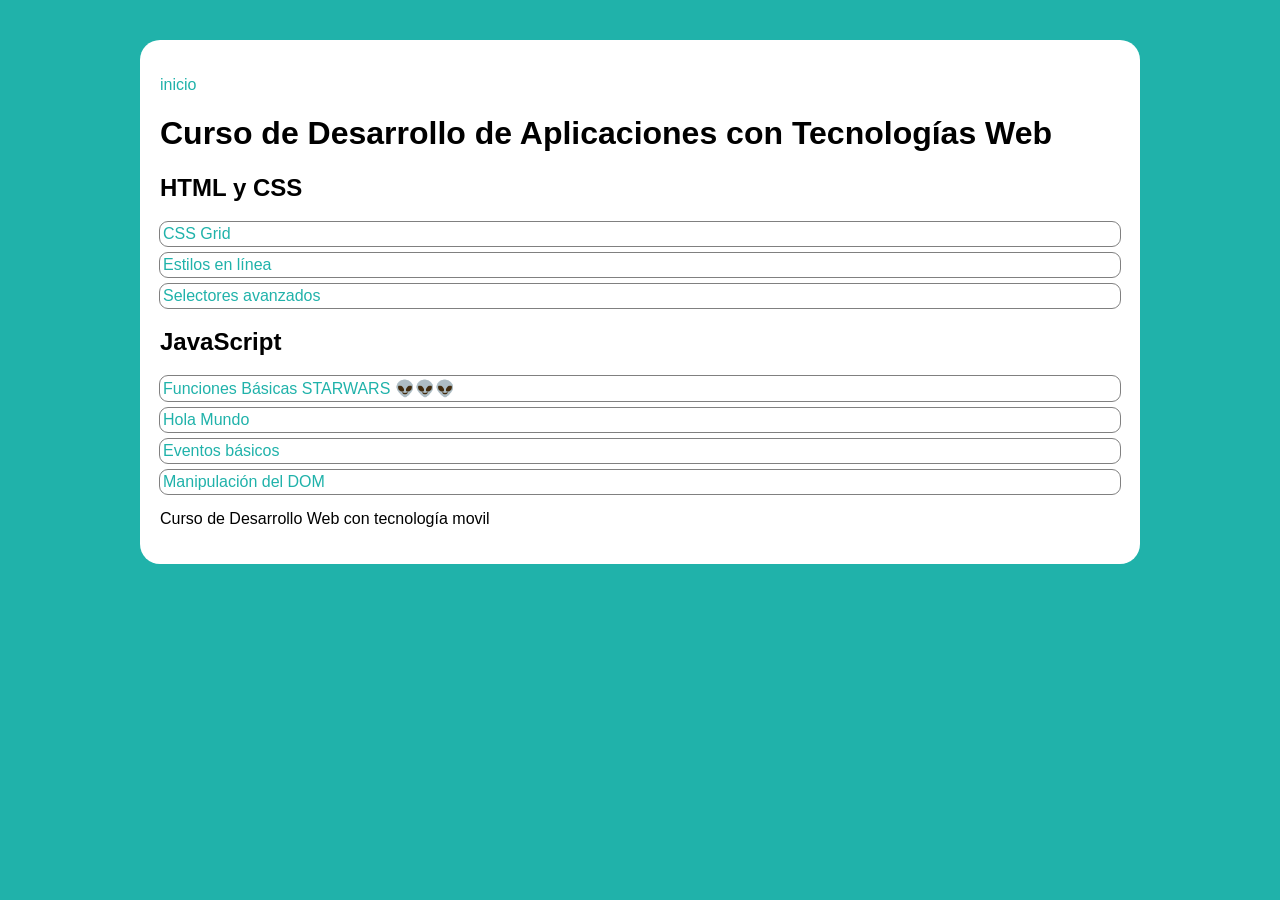
<file: index.html>
<!DOCTYPE html>
<html lang="es">

<head>
    <meta charset="UTF-8">
    <meta name="viewport" content="width=device-width, initial-scale=1.0">
    <title>Inicio Curso</title>
    <style>
        :root {
            --c1: lightseagreen;
            --ff: sans-serif;
        }

        html {
            padding: 10px;
            background-color: var(--c1);
        }

        body {
            font-family: var(--ff);
            max-width: 960px;
            margin: 30px auto;
            background: white;
            border-radius: 20px;
            padding: 20px;
        }

        ul {
            list-style: none;
            padding-left: 0;
        }

        ul#miLista li {
            outline: solid 1px grey;
            border-radius: 8px;
            padding: 3px;
            margin-bottom: 7px;
            ;
        }

        a {
            text-decoration: none;
            color: var(--c1)
        }
    </style>
</head>

<body>
    <header>
        <nav>
            <ul>
                <li><a href="#">inicio</a></li>
            </ul>
        </nav>
    </header>
    <main>
        <h1>Curso de Desarrollo de Aplicaciones con Tecnologías Web</h1>
        <ul id="miLista"></ul>
    </main>
    <footer>
        <p>Curso de Desarrollo Web con tecnología movil</p>
    </footer>

    <script>
        // Función para cargar el JSON externo y crear la lista
        async function loadFileList() {
            try {
                const response = await fetch('data.json'); // Carga el archivo JSON
                if (!response.ok) throw new Error('Error al cargar el archivo JSON');

                const files = await response.json(); // Convierte la respuesta en JSON
                let miHTML = ''; // Variable para construir el HTML

                // Crear la estructura del HTML como una cadena
                for (const [category, items] of Object.entries(files)) {
                    miHTML += `<h2>${category}</h2>`;
                    items.forEach(file => {
                        miHTML += `<li><a href="${file.path}" target="_blank">${file.name}</a></li>`;
                    });
                    miHTML += `</ul></li>`;
                }

                // Insertar el HTML generado en el contenedor
                document.getElementById('miLista').innerHTML = miHTML;
            } catch (error) {
                console.error('Error:', error.message);
            }
        }

        // Llamar a la función para cargar y mostrar la lista
        loadFileList();
    </script>

</body>

</html>
</file>
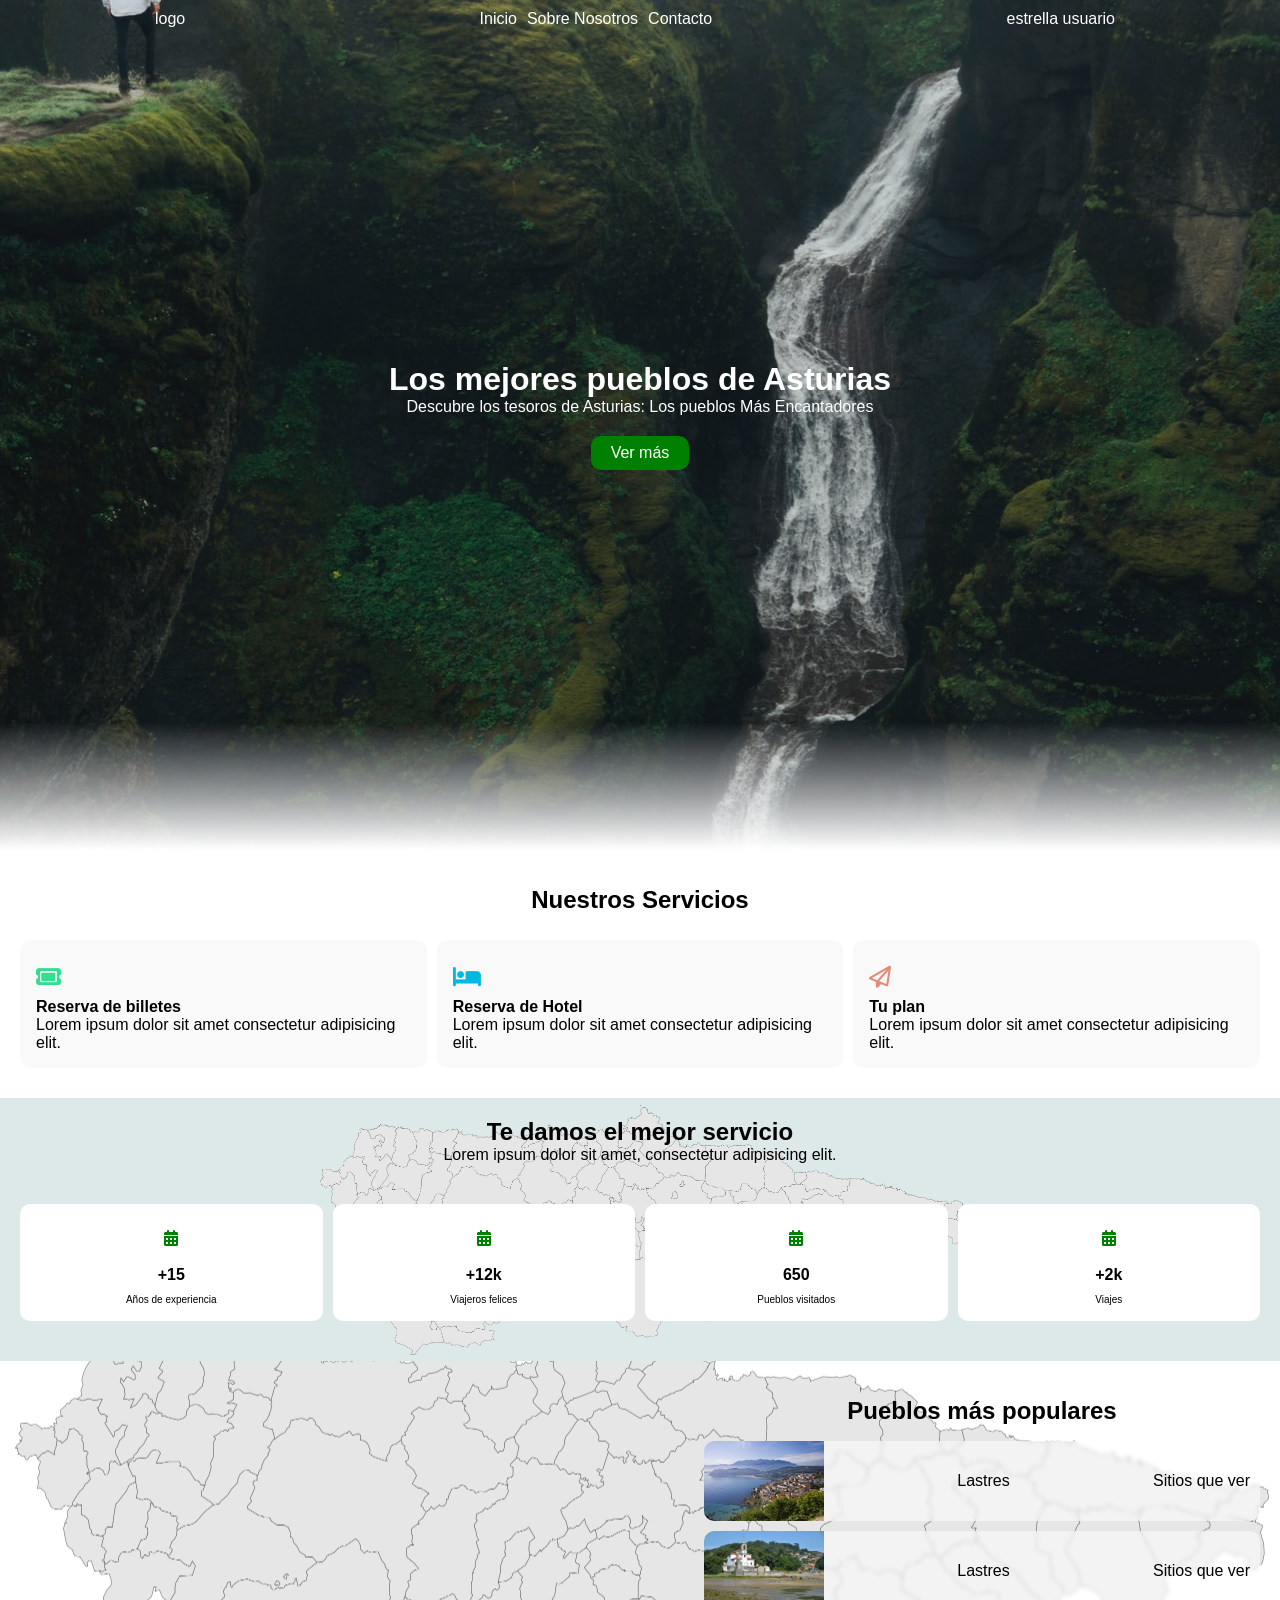
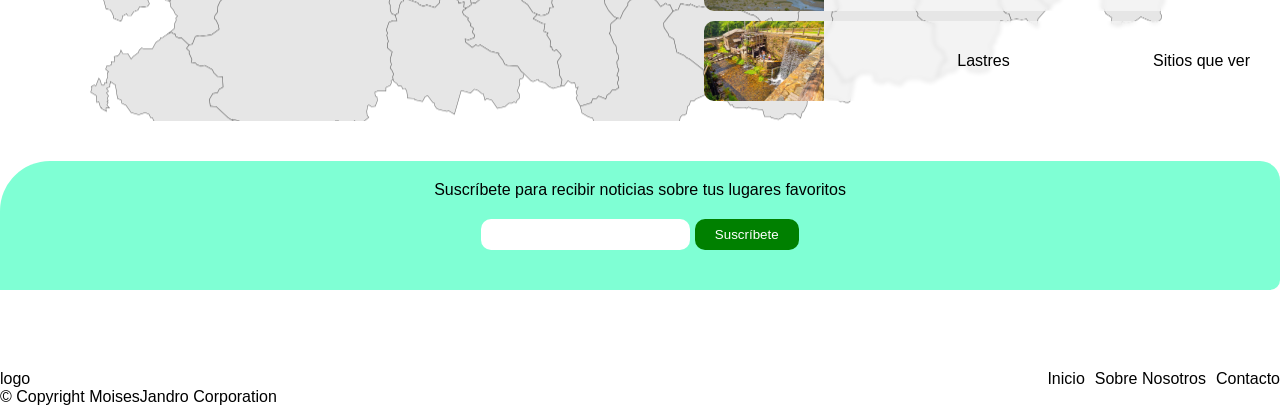
<file: asturgo/index.html>
<!DOCTYPE html>
<html lang="es">

<head>
    <meta charset="UTF-8">
    <meta name="viewport" content="width=º, initial-scale=1.0">
    <title>Asturgo</title>
    <link rel="stylesheet" href="https://cdnjs.cloudflare.com/ajax/libs/font-awesome/6.7.2/css/all.min.css">
    <link rel="stylesheet" href="style.css">
</head>

<body>

    <header class="flex mecagontodo">
        <div class="logo">
            <a href="#">logo</a>
        </div>
        <nav>
            <ul class="menu menutop">
                <li><a href="#">Inicio</a></li>
                <li><a href="#">Sobre Nosotros</a></li>
                <li><a href="#">Contacto</a></li>
            </ul>
        </nav>
        <div class="user">
            <a href="#">estrella</a>
            <a href="#">usuario</a>
        </div>
    </header>

    <main>

        <section id="destacado">
            <h1>Los mejores pueblos de Asturias</h1>
            <h2>Descubre los tesoros de Asturias: Los pueblos Más Encantadores</h2>
            <a href="" class="btn">Ver más</a>
        </section><!-- fin de destacado -->


        <section id="servicios">
            <h2>Nuestros Servicios</h2>

            <ul class="flex">
                <li class="card billetes">
                    <i class="fa-solid fa-ticket"></i>
                    <h4>Reserva de billetes</h4>
                    <p>Lorem ipsum dolor sit amet consectetur adipisicing elit.</p>
                </li>

                <li class="card hotel">
                    <i class="fa-solid fa-bed"></i>
                    <h4>Reserva de Hotel</h4>
                    <p>Lorem ipsum dolor sit amet consectetur adipisicing elit.</p>
                </li>

                <li class="card plan">
                    <i class="fa-regular fa-paper-plane"></i>
                    <h4>Tu plan</h4>
                    <p>Lorem ipsum dolor sit amet consectetur adipisicing elit.</p>
                </li>
            </ul>

        </section><!-- fin de servicios -->


        <section id="mapa">

            <h2>Te damos el mejor servicio</h2>
            <p>Lorem ipsum dolor sit amet, consectetur adipisicing elit.</p>

            <ul class="flex">
                <li class="card">
                    <i class="fa-solid fa-calendar-days"></i>
                    <span>+15</span>
                    <p>Años de experiencia</p>
                </li>

                <li class="card">
                    <i class="fa-solid fa-calendar-days"></i>
                    <span>+12k</span>
                    <p>Viajeros felices</p>
                </li>

                <li class="card">
                    <i class="fa-solid fa-calendar-days"></i>
                    <span>650</span>
                    <p>Pueblos visitados</p>
                </li>

                <li class="card">
                    <i class="fa-solid fa-calendar-days"></i>
                    <span>+2k</span>
                    <p>Viajes</p>
                </li>
            </ul>
        </section><!-- fin de mapa -->


        <section id="pueblos">
            <h2>Pueblos más populares</h2>

            <ul class="flex">
                <li class="card">
                    <img src="img/lastres.png" alt="">
                    <p class="lugar">Lastres</p>
                    <p>Sitios que ver</p>
                </li>

                <li class="card">
                    <img src="img/llanes.png" alt="">
                    <p class="lugar">Lastres</p>
                    <p>Sitios que ver</p>
                </li>

                <li class="card">
                    <img src="img/osteixois.png" alt="">
                    <p class="lugar">Lastres</p>
                    <p>Sitios que ver</p>
                </li>
            </ul>

        </section>


        <section id="reservas">

        </section><!-- fin de reservas -->


        <section id="newsletter">
            <p>Suscríbete para recibir noticias sobre tus lugares favoritos </p>
            <form action="">
                <input type="email" name="email" id="email">
                <input type="submit" value="Suscríbete" class="btn">
            </form>
        </section><!-- fin de newsletter -->

    </main>


    <footer>
        <div class="contenido flex">
            <div class="logo">
                <a href="#">logo</a>
            </div>
            <nav>
                <ul class="menu menutop">
                    <li><a href="#">Inicio</a></li>
                    <li><a href="#">Sobre Nosotros</a></li>
                    <li><a href="#">Contacto</a></li>
                </ul>
            </nav>
        </div>
        <p>&copy; Copyright MoisesJandro Corporation</p>
    </footer>

</body>

</html>
</file>
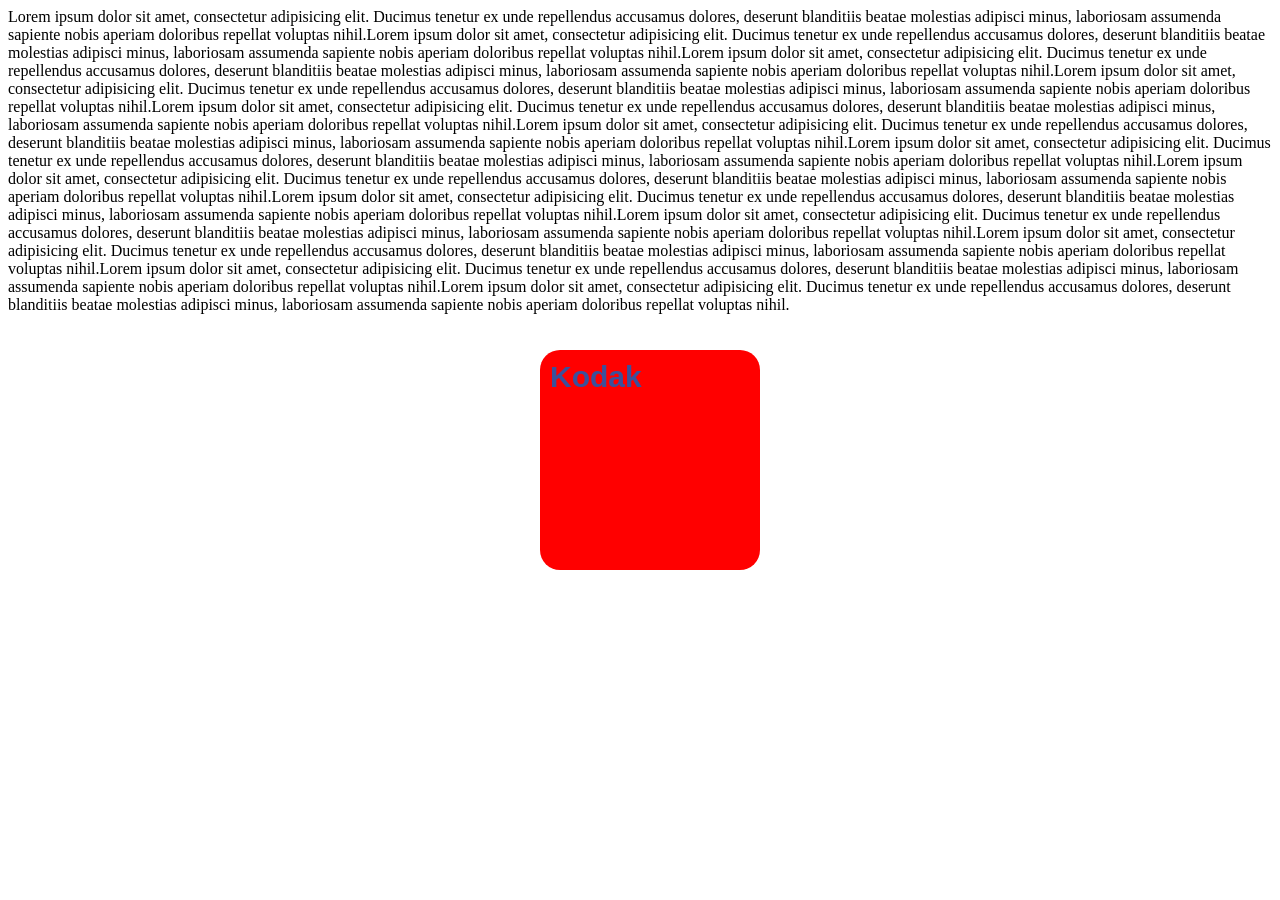
<file: HTML y CSS/Elemento Centrado/index.html>
<!doctype html>
<html lang="es">
<head>
  <meta charset="utf-8">
  <title>Ejemplo 06</title>
  <meta name="description" content="Esa pagina web va de tal cosa...">
  <meta name="author" content="Miguel">

 <link rel="stylesheet" href="css/style.css">

<link rel="icon" type="image/png" href="img/favicon/v1.png">

</head>
<body>

<h1> Kodak</h1>

Lorem ipsum dolor sit amet, consectetur adipisicing elit. Ducimus tenetur ex unde repellendus accusamus dolores, deserunt blanditiis beatae molestias adipisci minus, laboriosam assumenda sapiente nobis aperiam doloribus repellat voluptas nihil.Lorem ipsum dolor sit amet, consectetur adipisicing elit. Ducimus tenetur ex unde repellendus accusamus dolores, deserunt blanditiis beatae molestias adipisci minus, laboriosam assumenda sapiente nobis aperiam doloribus repellat voluptas nihil.Lorem ipsum dolor sit amet, consectetur adipisicing elit. Ducimus tenetur ex unde repellendus accusamus dolores, deserunt blanditiis beatae molestias adipisci minus, laboriosam assumenda sapiente nobis aperiam doloribus repellat voluptas nihil.Lorem ipsum dolor sit amet, consectetur adipisicing elit. Ducimus tenetur ex unde repellendus accusamus dolores, deserunt blanditiis beatae molestias adipisci minus, laboriosam assumenda sapiente nobis aperiam doloribus repellat voluptas nihil.Lorem ipsum dolor sit amet, consectetur adipisicing elit. Ducimus tenetur ex unde repellendus accusamus dolores, deserunt blanditiis beatae molestias adipisci minus, laboriosam assumenda sapiente nobis aperiam doloribus repellat voluptas nihil.Lorem ipsum dolor sit amet, consectetur adipisicing elit. Ducimus tenetur ex unde repellendus accusamus dolores, deserunt blanditiis beatae molestias adipisci minus, laboriosam assumenda sapiente nobis aperiam doloribus repellat voluptas nihil.Lorem ipsum dolor sit amet, consectetur adipisicing elit. Ducimus tenetur ex unde repellendus accusamus dolores, deserunt blanditiis beatae molestias adipisci minus, laboriosam assumenda sapiente nobis aperiam doloribus repellat voluptas nihil.Lorem ipsum dolor sit amet, consectetur adipisicing elit. Ducimus tenetur ex unde repellendus accusamus dolores, deserunt blanditiis beatae molestias adipisci minus, laboriosam assumenda sapiente nobis aperiam doloribus repellat voluptas nihil.Lorem ipsum dolor sit amet, consectetur adipisicing elit. Ducimus tenetur ex unde repellendus accusamus dolores, deserunt blanditiis beatae molestias adipisci minus, laboriosam assumenda sapiente nobis aperiam doloribus repellat voluptas nihil.Lorem ipsum dolor sit amet, consectetur adipisicing elit. Ducimus tenetur ex unde repellendus accusamus dolores, deserunt blanditiis beatae molestias adipisci minus, laboriosam assumenda sapiente nobis aperiam doloribus repellat voluptas nihil.Lorem ipsum dolor sit amet, consectetur adipisicing elit. Ducimus tenetur ex unde repellendus accusamus dolores, deserunt blanditiis beatae molestias adipisci minus, laboriosam assumenda sapiente nobis aperiam doloribus repellat voluptas nihil.Lorem ipsum dolor sit amet, consectetur adipisicing elit. Ducimus tenetur ex unde repellendus accusamus dolores, deserunt blanditiis beatae molestias adipisci minus, laboriosam assumenda sapiente nobis aperiam doloribus repellat voluptas nihil.Lorem ipsum dolor sit amet, consectetur adipisicing elit. Ducimus tenetur ex unde repellendus accusamus dolores, deserunt blanditiis beatae molestias adipisci minus, laboriosam assumenda sapiente nobis aperiam doloribus repellat voluptas nihil.


</body>
</html>
</file>
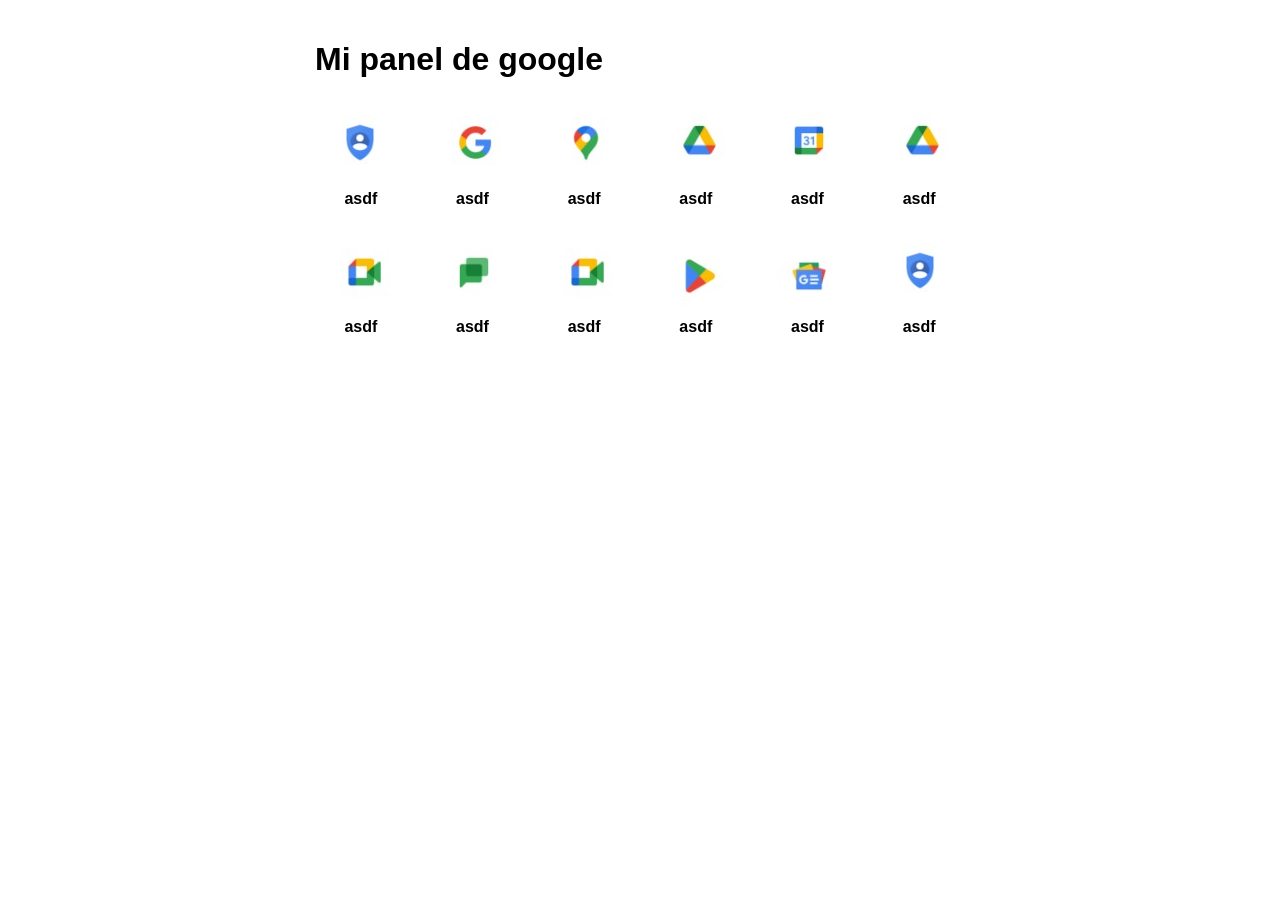
<file: HTML y CSS/panel Google/index.html>
<!DOCTYPE html>
<html lang="en">
<head>
    <meta charset="UTF-8">
    <meta name="viewport" content="width=device-width, initial-scale=1.0">
    <title>Document</title>
    <link rel="stylesheet" href="css/style.css">
</head>
<body>

    <h1>Mi panel de google</h1>

    <ul>
        <li> <a href="#">asdf</a></li>
        <li> <a href="#">asdf</a></li>
        <li> <a href="#">asdf</a></li>
        <li> <a href="#">asdf</a></li>
        <li> <a href="#">asdf</a></li>
        <li> <a href="#">asdf</a></li>
        <li> <a href="#">asdf</a></li>
        <li> <a href="#">asdf</a></li>
        <li> <a href="#">asdf</a></li>
        <li> <a href="#">asdf</a></li>
        <li> <a href="#">asdf</a></li>
        <li> <a href="#">asdf</a></li>


   
    </ul>
    
</body>
</html>
</file>
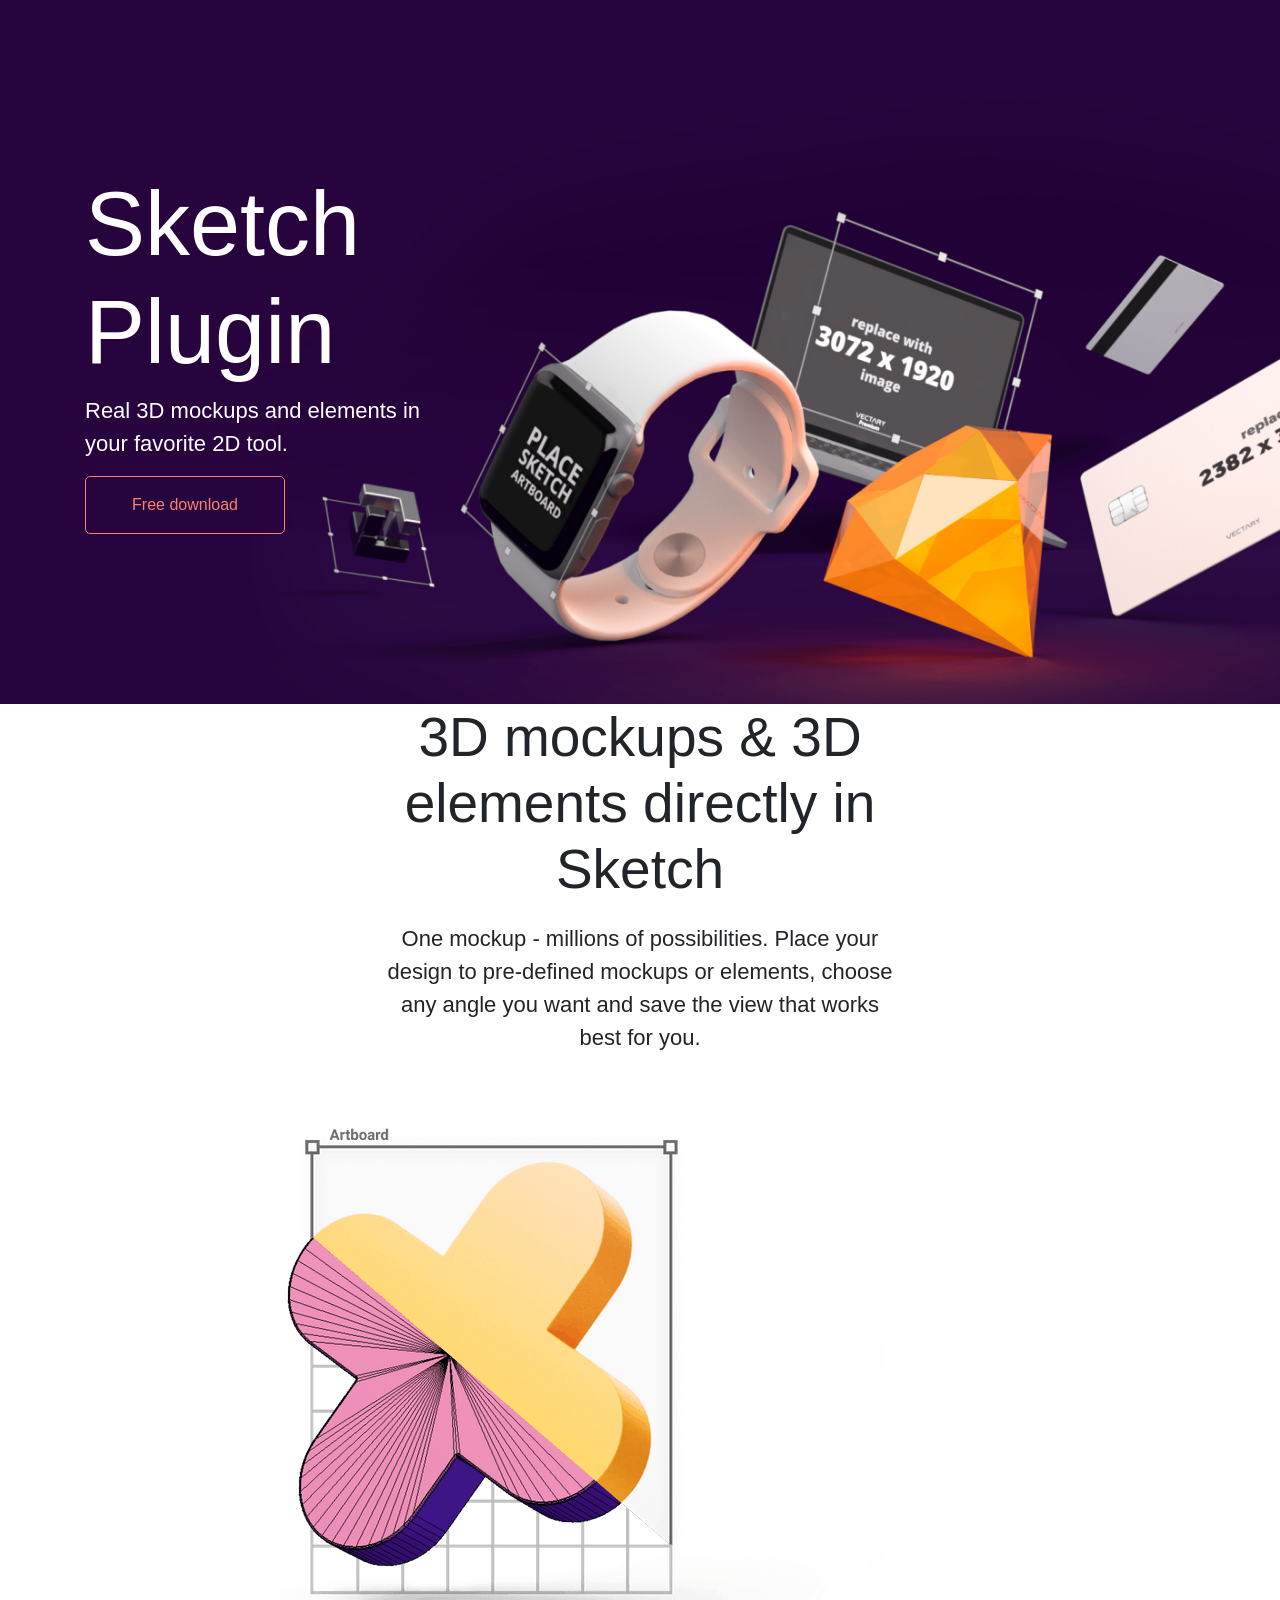
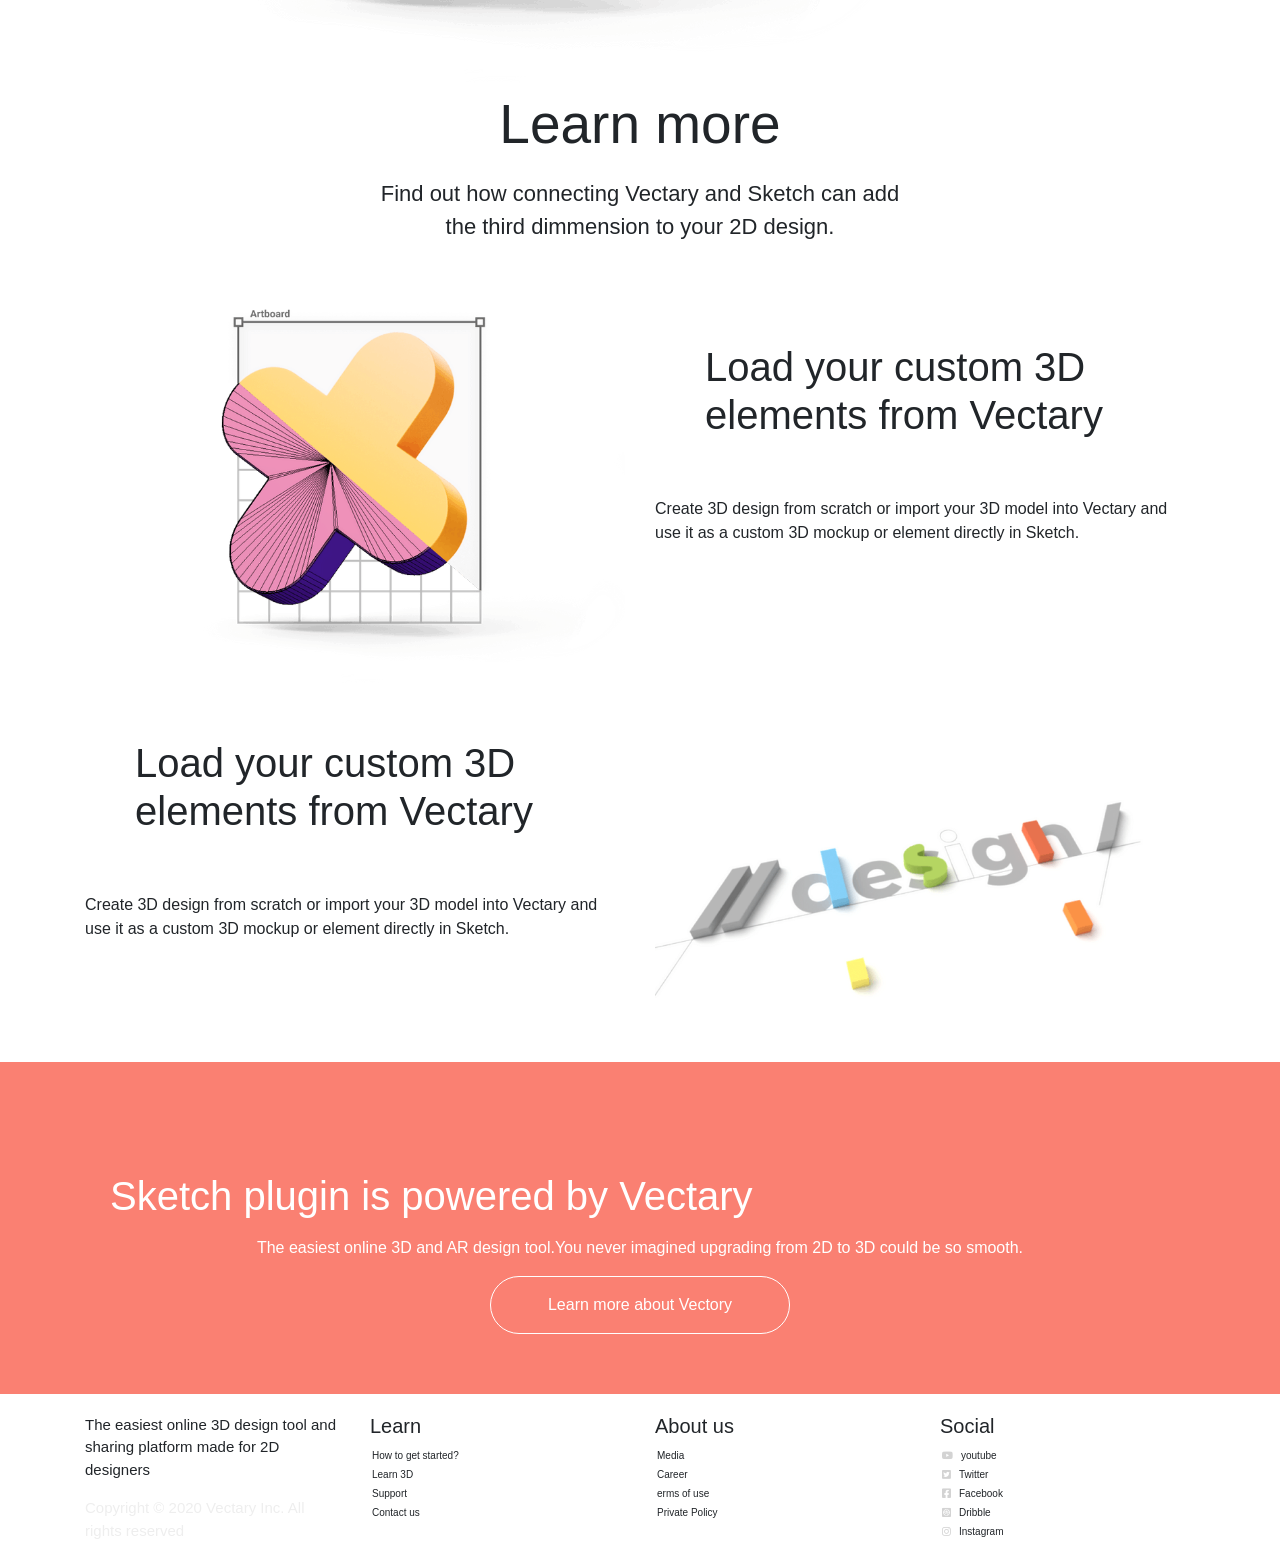
<file: HTML y CSS/Sketch - ejemplo_boostrap/index.html>
<!doctype html>
<html lang="en">

<head>
    <meta charset="utf-8">
    <title>ejemplo_boostrap</title>
    <!-- Required meta tags -->
    <meta name="viewport" content="width=device-width, initial-scale=1, shrink-to-fit=no">

    <link rel="stylesheet" href="https://use.fontawesome.com/releases/v5.1.1/css/all.css"
        integrity="sha384-O8whS3fhG2OnA5Kas0Y9l3cfpmYjapjI0E4theH4iuMD+pLhbf6JI0jIMfYcK3yZ" crossorigin="anonymous">

    <!-- Bootstrap CSS -->
    <link rel="stylesheet" href="https://stackpath.bootstrapcdn.com/bootstrap/4.3.1/css/bootstrap.min.css"
        integrity="sha384-ggOyR0iXCbMQv3Xipma34MD+dH/1fQ784/j6cY/iJTQUOhcWr7x9JvoRxT2MZw1T" crossorigin="anonymous">
    <!-- mi CSS -->
    <link rel="stylesheet" href="css/style.css">
</head>

<body>
    <header class="container ba">
        <div class="row">
            <div class="col-6">
                <h1>Sketch Plugin</h1>
                <p>Real 3D mockups and elements
                    in your favorite 2D tool.</p>
                <a href="#">Free download</a>

            </div>
        </div>
        <!--row-->
    </header>
    <!--container-->


    <div class="blanquito">

        <div class="container bb">
            <div class="row">
                <div class="col-12">
                    <h2>3D mockups & 3D elements directly in Sketch</h2>
                    <p>One mockup - millions of possibilities.
                        Place your design to pre-defined mockups or elements,
                        choose any angle you want and save the view that
                        works best for you.</p>
                    <img src="img/1.png" alt="video">
                    <h2>Learn more</h2>
                    <p>Find out how connecting Vectary and Sketch
                        can add the third dimmension to your 2D design.</p>





                </div>
                <div class="col-sm-6"><img class="img-fluid" src="img/1.png" alt="3D rosa"></div>
                <div class="col-sm-6">
                    <h3>Load your custom 3D elements from Vectary</h3>
                    <p>Create 3D design from scratch or import your 3D model into Vectary and use it as a custom 3D
                        mockup or element directly in Sketch.</p>
                </div>
                <div class="col-sm-6">
                    <h3>Load your custom 3D elements from Vectary</h3>
                    <p>Create 3D design from scratch or import your 3D model into Vectary and use it as a custom 3D
                        mockup or element directly in Sketch.</p>
                </div>
                <div class="col-sm-6"><img class="img-fluid" src="img/2.png" alt="3D rosa"></div>
            </div>
            <!--row-->
        </div>
        <!--container-->



        <div class="container-fluid bc rojin">
            <div class="row">
                <div class="col-12">
                    <h3>Sketch plugin is powered by Vectary</h3>
                    <p>The easiest online 3D and AR design tool.You never imagined upgrading from 2D to 3D could be so
                        smooth.</p>
                    <a href="#">Learn more about Vectory</a>
                </div>
            </div>
            <!--row-->
        </div>
        <!--container-->

        <footer class="container bd">
            <div class="row">
                <div class="col-3">
                    <p>The easiest online 3D design tool and sharing platform made for 2D designers</p>
                    <p class="gris">Copyright © 2020 Vectary Inc. All rights reserved</p>
                </div>
                <div class="col-3">
                    <h5>Learn</h5>
                    <ul>
                        <li>How to get started?</li>
                        <li>Learn 3D</li>
                        <li>Support</li>
                        <li>Contact us</li>
                    </ul>
                </div>
                <div class="col-3">
                    <h5>About us</h5>
                    <ul>
                        <li>Media</li>
                        <li>Career</li>
                        <li>erms of use</li>
                        <li>Private Policy</li>
                    </ul>
                </div>
                <div class="col-3">
                    <h5>Social</h5>
                    <ul>
                        <li><i class="fab fa-youtube"></i>youtube</li>
                        <li><i class="fab fa-twitter-square"></i>Twitter</li>
                        <li><i class="fab fa-facebook-square"></i>Facebook</li>
                        <li><i class="fab fa-dribbble-square"></i>Dribble</li>
                        <li><i class="fab fa-instagram"></i>Instagram</li>
                    </ul>
                </div>

            </div>
            <!--row-->
        </footer>
        <!--container-->

    </div>
    <!--blanquito-->











    <!-- Optional JavaScript -->
    <!-- jQuery first, then Popper.js, then Bootstrap JS -->
    <script src="https://code.jquery.com/jquery-3.3.1.slim.min.js"
        integrity="sha384-q8i/X+965DzO0rT7abK41JStQIAqVgRVzpbzo5smXKp4YfRvH+8abtTE1Pi6jizo" crossorigin="anonymous">
    </script>
    <script src="https://cdnjs.cloudflare.com/ajax/libs/popper.js/1.14.7/umd/popper.min.js"
        integrity="sha384-UO2eT0CpHqdSJQ6hJty5KVphtPhzWj9WO1clHTMGa3JDZwrnQq4sF86dIHNDz0W1" crossorigin="anonymous">
    </script>
    <script src="https://stackpath.bootstrapcdn.com/bootstrap/4.3.1/js/bootstrap.min.js"
        integrity="sha384-JjSmVgyd0p3pXB1rRibZUAYoIIy6OrQ6VrjIEaFf/nJGzIxFDsf4x0xIM+B07jRM" crossorigin="anonymous">
    </script>
</body>

</html>
</file>
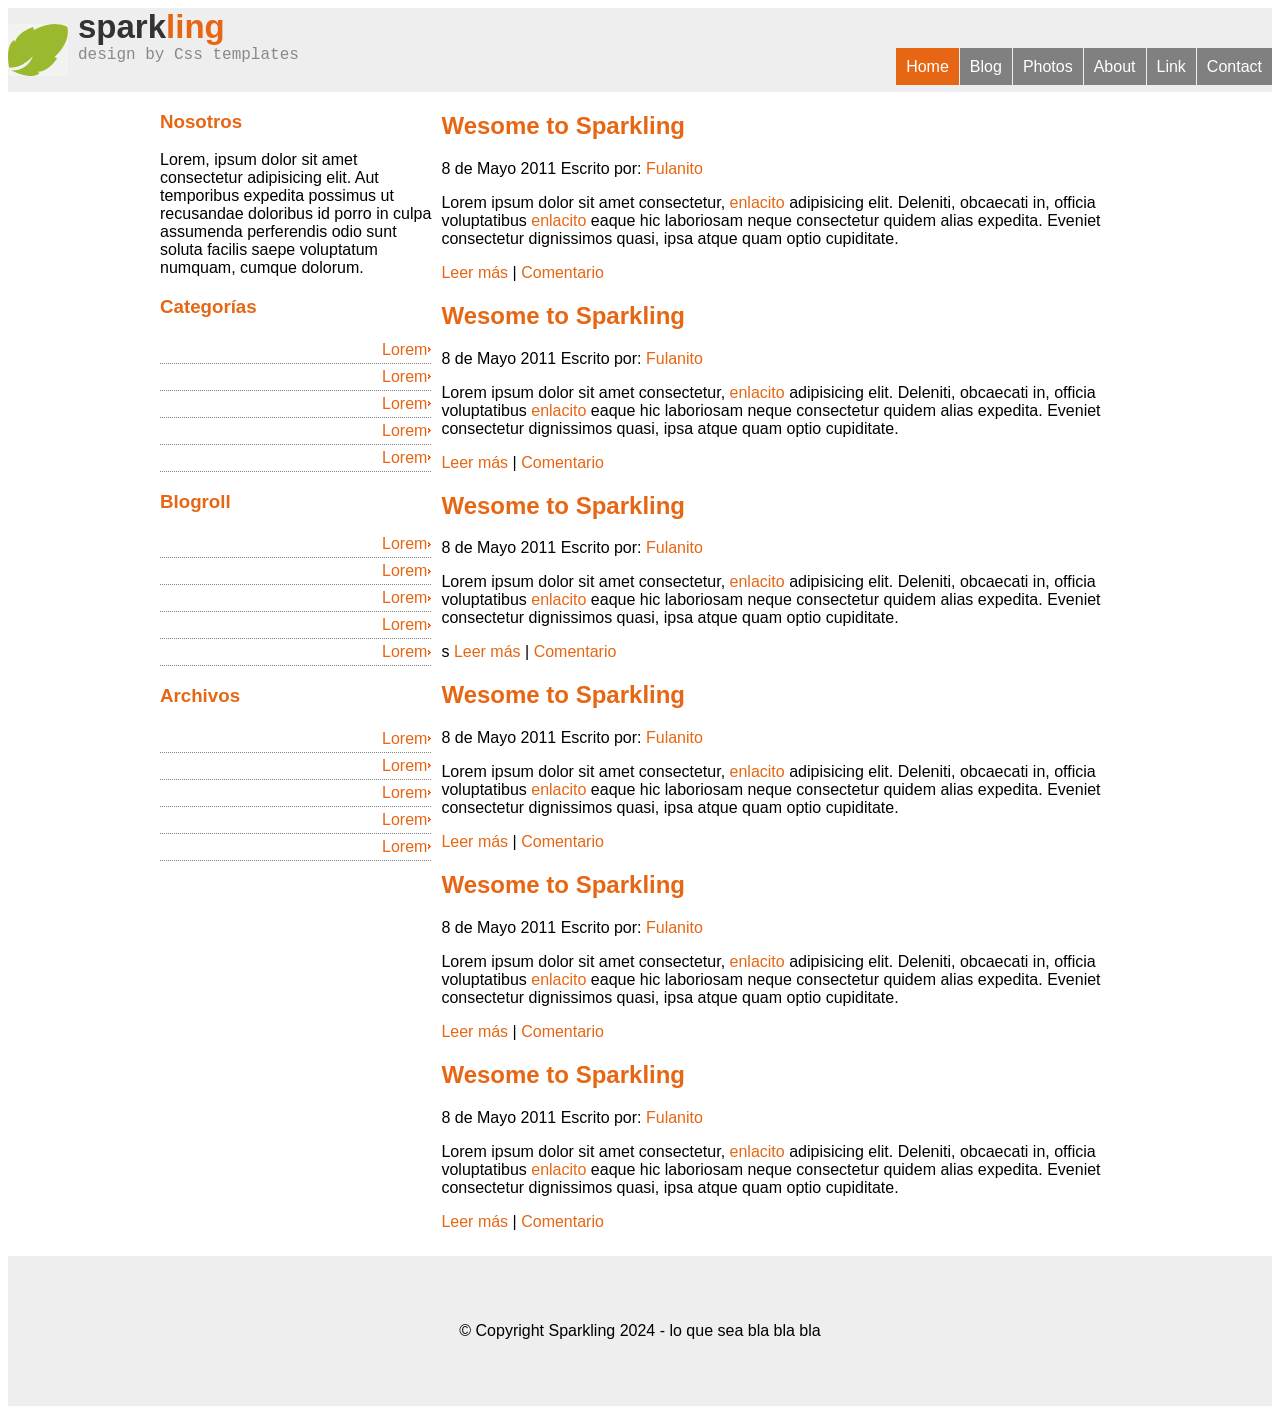
<file: HTML y CSS/sparkling/index.html>
<!DOCTYPE html>
<html lang="es">
<head>
    <meta charset="UTF-8">
    <meta name="viewport" content="width=device-width, initial-scale=1.0">
    <title>Sparkling</title>
    <link rel="stylesheet" href="style.css">
</head>
<body>

<header>
    <div class="logo">
        <span class="milogo">spark<span>ling</span></span>
        <span class="eslogan">design by Css templates</span>
    </div>

    <nav>
        <ul>
            <li class="actual"> <a href="#">Home</a></li>
            <li> <a href="#">Blog</a></li>
            <li> <a href="#">Photos</a></li>
            <li> <a href="#">About</a></li>
            <li> <a href="#">Link</a></li>
            <li> <a href="#">Contact</a></li>
        </ul>
    </nav>

</header>

<main>
    <section>
        <article>
            <h2>Wesome to Sparkling</h2>
            <div class="info">
                <span class="fecha">8 de Mayo 2011</span>
                <span class="autor">Escrito por: <a href="#">Fulanito</a></span>
            </div>

            <p>Lorem ipsum dolor sit amet consectetur, <a href="#">enlacito</a> adipisicing elit. Deleniti, obcaecati in, officia voluptatibus  <a href="#">enlacito</a> eaque hic laboriosam neque consectetur quidem alias expedita. Eveniet consectetur dignissimos quasi, ipsa atque quam optio cupiditate.</p>

            <span>
                <a href="#">Leer más</a> | <a href="#">Comentario</a>
            </span>
        </article>

        <article>
            <h2>Wesome to Sparkling</h2>
            <div class="info">
                <span class="fecha">8 de Mayo 2011</span>
                <span class="autor">Escrito por: <a href="#">Fulanito</a></span>
            </div>

            <p>Lorem ipsum dolor sit amet consectetur, <a href="#">enlacito</a> adipisicing elit. Deleniti, obcaecati in, officia voluptatibus  <a href="#">enlacito</a> eaque hic laboriosam neque consectetur quidem alias expedita. Eveniet consectetur dignissimos quasi, ipsa atque quam optio cupiditate.</p>

            <span>
                <a href="#">Leer más</a> | <a href="#">Comentario</a>
            </span>
        </article>
        <article>
            <h2>Wesome to Sparkling</h2>
            <div class="info">
                <span class="fecha">8 de Mayo 2011</span>
                <span class="autor">Escrito por: <a href="#">Fulanito</a></span>
            </div>

            <p>Lorem ipsum dolor sit amet consectetur, <a href="#">enlacito</a> adipisicing elit. Deleniti, obcaecati in, officia voluptatibus  <a href="#">enlacito</a> eaque hic laboriosam neque consectetur quidem alias expedita. Eveniet consectetur dignissimos quasi, ipsa atque quam optio cupiditate.</p>s

            <span>
                <a href="#">Leer más</a> | <a href="#">Comentario</a>
            </span>
        </article>

        <article>
            <h2>Wesome to Sparkling</h2>
            <div class="info">
                <span class="fecha">8 de Mayo 2011</span>
                <span class="autor">Escrito por: <a href="#">Fulanito</a></span>
            </div>

            <p>Lorem ipsum dolor sit amet consectetur, <a href="#">enlacito</a> adipisicing elit. Deleniti, obcaecati in, officia voluptatibus  <a href="#">enlacito</a> eaque hic laboriosam neque consectetur quidem alias expedita. Eveniet consectetur dignissimos quasi, ipsa atque quam optio cupiditate.</p>

            <span>
                <a href="#">Leer más</a> | <a href="#">Comentario</a>
            </span>
        </article>

        <article>
            <h2>Wesome to Sparkling</h2>
            <div class="info">
                <span class="fecha">8 de Mayo 2011</span>
                <span class="autor">Escrito por: <a href="#">Fulanito</a></span>
            </div>

            <p>Lorem ipsum dolor sit amet consectetur, <a href="#">enlacito</a> adipisicing elit. Deleniti, obcaecati in, officia voluptatibus  <a href="#">enlacito</a> eaque hic laboriosam neque consectetur quidem alias expedita. Eveniet consectetur dignissimos quasi, ipsa atque quam optio cupiditate.</p>

            <span>
                <a href="#">Leer más</a> | <a href="#">Comentario</a>
            </span>
        </article>

            <article>
            <h2>Wesome to Sparkling</h2>
            <div class="info">
                <span class="fecha">8 de Mayo 2011</span>
                <span class="autor">Escrito por: <a href="#">Fulanito</a></span>
            </div>

            <p>Lorem ipsum dolor sit amet consectetur, <a href="#">enlacito</a> adipisicing elit. Deleniti, obcaecati in, officia voluptatibus  <a href="#">enlacito</a> eaque hic laboriosam neque consectetur quidem alias expedita. Eveniet consectetur dignissimos quasi, ipsa atque quam optio cupiditate.</p>

            <span>
                <a href="#">Leer más</a> | <a href="#">Comentario</a>
            </span>
        </article>
    </section>


    <aside>
        <div class="presentacion">
        <h3>Nosotros</h3>
        <p>Lorem, ipsum dolor sit amet consectetur adipisicing elit. Aut temporibus expedita possimus ut recusandae doloribus id porro in culpa assumenda perferendis odio sunt soluta facilis saepe voluptatum numquam, cumque dolorum.</p>
        </div>

        <div class="categorias">
            <h3>Categorías</h3>
            <ul>
                <li> <a href="#">Lorem</a></li>
                <li> <a href="#">Lorem</a></li>
                <li> <a href="#">Lorem</a></li>
                <li> <a href="#">Lorem</a></li>
                <li> <a href="#">Lorem</a></li>
            </ul>
        </div>

        <div class="blogroll">
            <h3>Blogroll</h3>
            <ul>
                <li> <a href="#">Lorem</a></li>
                <li> <a href="#">Lorem</a></li>
                <li> <a href="#">Lorem</a></li>
                <li> <a href="#">Lorem</a></li>
                <li> <a href="#">Lorem</a></li>
            </ul>
        </div>

        <div class="archivos">
            <h3>Archivos</h3>
            <ul>
                <li> <a href="#">Lorem</a></li>
                <li> <a href="#">Lorem</a></li>
                <li> <a href="#">Lorem</a></li>
                <li> <a href="#">Lorem</a></li>
                <li> <a href="#">Lorem</a></li>
            </ul>
        </div>



    </aside>

</main>

<footer>
    <p>
&copy; Copyright Sparkling 2024 - lo que sea bla bla bla
    </p>


</footer>
    
</body>
</html>
</file>
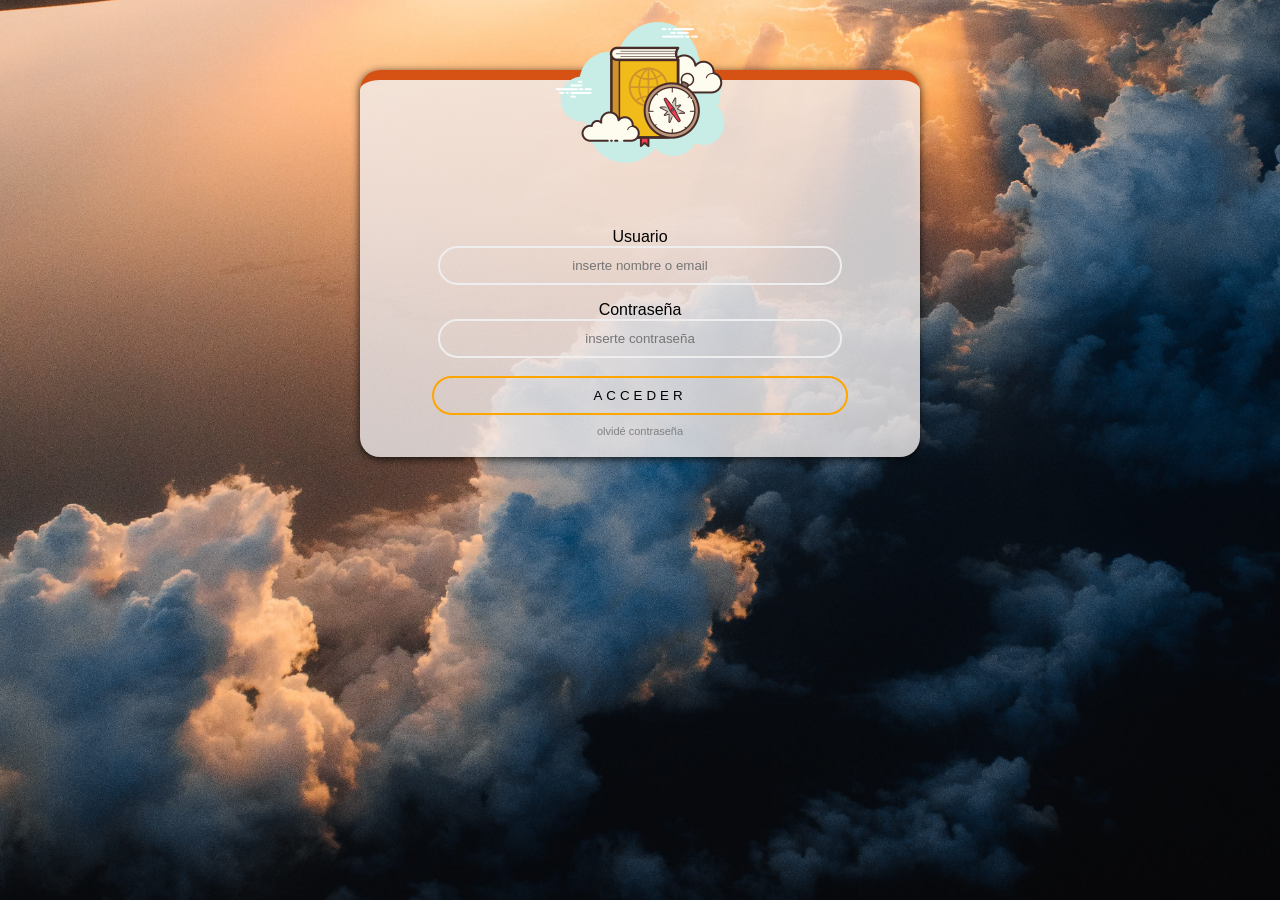
<file: HTML y CSS/Travel App/index.html>
<!DOCTYPE html>
<html lang="en">
<head>
    <meta charset="UTF-8">
    <meta name="viewport" content="width=device-width, initial-scale=1.0">
    <meta http-equiv="X-UA-Compatible" content="ie=edge">
    <link rel="stylesheet" href="css/style.css">
    <title>Document</title>
</head>
<body>

        <h1 class="topLogo">travelIn</h1>
        <form action="login.php" method="post">
          <p> Usuario <br><input type="text" name="texto" placeholder="inserte nombre o email" min="4"></p>
          <p> Contraseña <br><input type="password" name="password" placeholder="inserte contraseña" min="8"></p>
        <input type="submit" value="acceder">
          <a href="#" class="forgot">olvidé contraseña</a>
        </form>
        
    
</body>
</html>
</file>
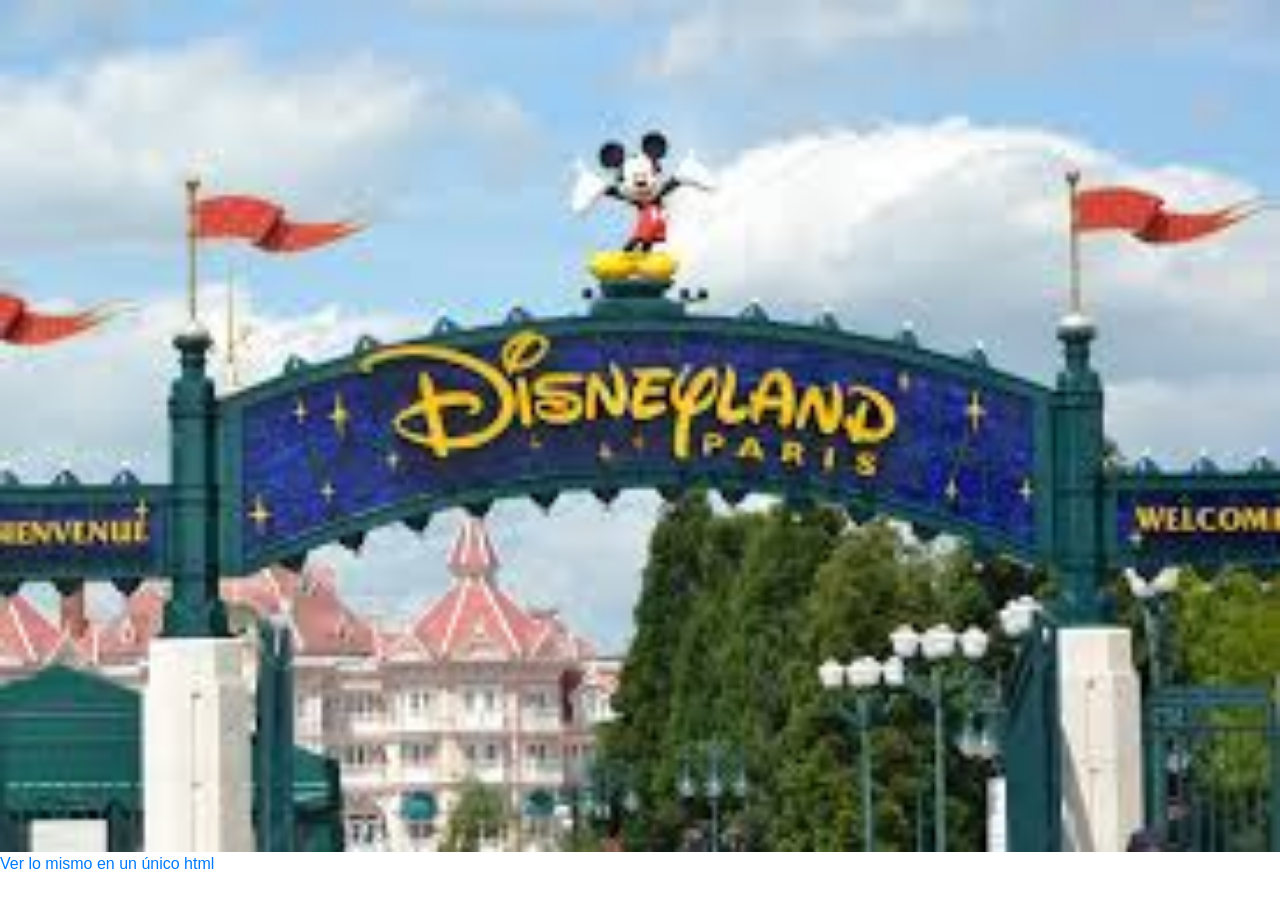
<file: HTML y CSS/visita-virtual-img-map/index.html>
<!doctype html>
<html lang="es">
  <head>
    <title>Visita Virtual</title>
    <!-- Required meta tags -->
    <meta charset="utf-8">
    <meta name="viewport" content="width=device-width, initial-scale=1, shrink-to-fit=no">
    <!-- Bootstrap CSS -->
    <link rel="stylesheet" href="https://stackpath.bootstrapcdn.com/bootstrap/4.3.1/css/bootstrap.min.css" integrity="sha384-ggOyR0iXCbMQv3Xipma34MD+dH/1fQ784/j6cY/iJTQUOhcWr7x9JvoRxT2MZw1T" crossorigin="anonymous">
    <link rel="stylesheet" href="css/estilo.css">
   
    
</head>
  <body>
                  <img id="img" src="img/entrada.jpg" alt="" class="img-fluid" usemap="#imgmap">

                  <map name="imgmap">
                    <area shape="rect" coords="0,0,1100,550" alt="Phone" href="ms_01.html">
                  </map>
                  

                  <a href="todo.html">Ver lo mismo en un único html</a>


    <!-- js -->
    <script src="js/jquery.js"></script>
    <script src="js/rescale.js"></script>

</body>
</html>
</file>
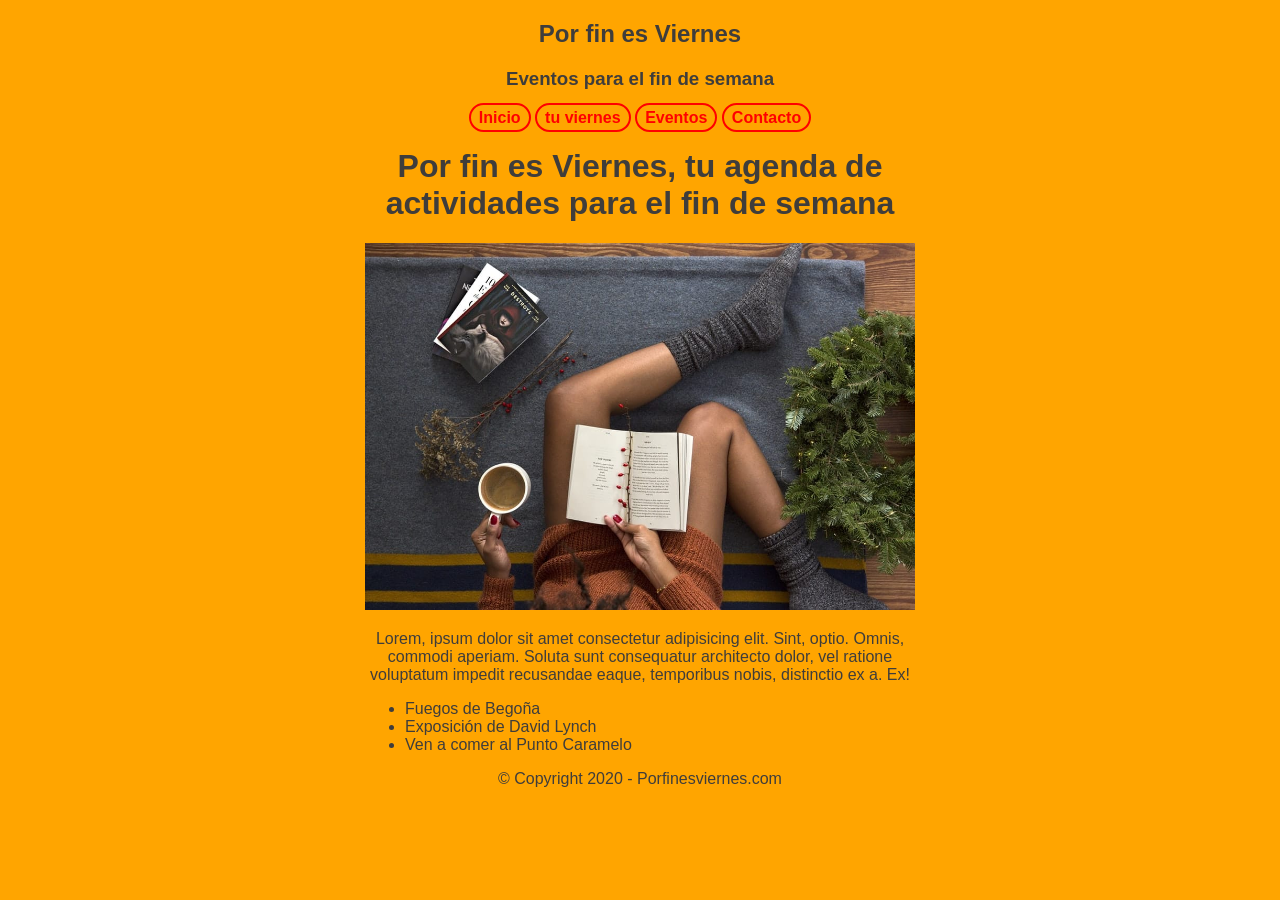
<file: HTML y CSS/Web Viernes/index.html>
<!DOCTYPE html>
<html lang="es">
<head>
    <meta charset="UTF-8">
    <meta name="viewport" content="width=device-width, initial-scale=1.0">
    <meta http-equiv="X-UA-Compatible" content="ie=edge">
    <title>Por fin es Viernes</title>

    <link rel="stylesheet" href="css/style.css">

</head>
<body>
    
    <header>
        <h2>Por fin es Viernes</h2>
        <h3>Eventos para el fin de semana</h3>
        <nav>
            <ul>
                
                <li> <a href="index.html">Inicio</a>  </li>
                <li> <a href="viernes.html">tu viernes</a>  </li>
                <li> <a href="eventos.html">Eventos</a>  </li>
                <li><a href="contacto.html">Contacto</a>  </li>
               
            </ul>
        </nav>
    </header>


    <h1>Por fin es Viernes, tu agenda de actividades para el fin de semana</h1>

    <img src="img/frontal.jpg" alt="Disfruta de tu viernes como nadie">
    <p>Lorem, ipsum dolor sit amet consectetur adipisicing elit. Sint, optio. Omnis, commodi aperiam. Soluta sunt consequatur architecto dolor, vel ratione voluptatum impedit recusandae eaque, temporibus nobis, distinctio ex a. Ex!</p>

    <ul>
        <li>Fuegos de Begoña</li>
        <li>Exposición de David Lynch</li>
        <li>Ven a comer al Punto Caramelo</li>
    </ul>


    <footer>
        <p>&copy Copyright 2020 - Porfinesviernes.com</p>
    </footer>

</body>
</html>
</file>
<file: asturgo/style.css>
/* Fuentes de google*/

/* Variables */
:root{}

/* Reset*/
*{ margin: 0; padding: 0; bottom: 0; outline: none;}

body{
    font-family: sans-serif;

}

/* Titulos*/
h1, h2, h3, h4, h5, h6{}
h1{}
h2{}
h3{}


/* Enlaces*/
a{ text-decoration: none; color:black;}
a:hover{}

p{}

p a{}

img{ max-width:100%;}


header, main, footer{}

header.flex,
footer .flex{
    justify-content: space-between;
}


header{
    padding:10px;
    max-width:960px;
    margin: 0 auto;
    position: absolute;
    top:0;
    left:0;
    right:0;
    z-index:1;
}



header a{
    color:white;
}


main{}


section{
    padding: 20px;
}

section h2{
    text-align: center;
padding: 16px;
}

section h2+p{
    text-align: center;
}


section .flex{
    justify-content: center;
}

#destacado{
    text-align: center;

    background: url(img/fondo.jpg) center center no-repeat;
    background-position: cover;
    height: 90vh;

    color:white;
    display: flex;
    flex-direction: column;
    justify-content: center;
    align-items: center;

    mask-image:linear-gradient(black 85%,transparent)
}

#destacado h1{
    font-size: clamp(1rem, 10vw, 2rem); ;
}

#destacado h2{
    font-size: 16px;
    font-weight: normal;
    padding: 0;
}

/* Servicios  - - - - - - - - - - - - - - - - */


#servicios ul{
    padding: 10px 0;
}


#servicios .card{   
    background: #F9F9F9;
}



#servicios i{
    padding: 10px 0 ;
    font-size: 22px;
}

#servicios .billetes i{
    color:#32DF8F;
}   

#servicios .hotel i{
    color:#00B8E0;
}   

#servicios .plan i{
    color:#E48B78;
}   



/* MAPA - - - - - - - - - - - - - - - - */

#mapa{
    background:#00585322  url(img/mapa.png) center center no-repeat;
    background-size: contain;
}



#mapa .card{
    background: #FFF;
    text-align: center;
    flex: 1 1 0;
}

#mapa h2{ padding: 0;}
#mapa h2+p{
    padding-bottom: 20px;
}

#mapa .flex{
    padding: 20px 0;
}

#mapa .card i{
    display: block;
    padding: 10px;
    color: green;
}


#mapa .card span{
    display: block;
    font-size: 1em;
    font-weight: bold;
    padding: 10px;
}

#mapa .card p{
    font-size: 10px;
}


/* PUEBLOS - - - - - - - - - - - - - - - - */


#pueblos{
    padding-left: 55vw;
    background: url(img/mapa.png) center center;
    background-size: cover;
}

#pueblos ul.flex{
    flex-direction: column;
}

#pueblos ul.flex li{
    padding: 0;
    align-items: center;
    justify-content: space-between;
    overflow: hidden;

    display: flex;

    background: #ffffff88;
    backdrop-filter: blur(2px);   
}
#pueblos ul.flex li p{
    padding: 10px;
}
#pueblos ul.flex li img{
transition:.3s;
width: 120px;;
}
#pueblos ul.flex li:hover img{
    scale: 1.1;
}





#newsletter{
    background-color: aquamarine;
    border-radius: 50px 20px 10px 0pc;
    text-align: center;
}   


footer{
    margin-top:80px
}





/* Mi Framework */

.flex,
.menu{
    list-style: none;
    padding-left: 0;
    display: flex;
    gap:10px;
}

.card,
.tarjeta{
    padding: 16px;
    border-radius: 10px;
    background: #ffffff88;
}

.sombrita{
    box-shadow:5px 5px 20px black;
}



.btn{
    background-color: green;
    padding: 8px 20px;
    text-align: center;
    color:white;
    border-radius: 10px;
    border:none;
    margin: 20px 0
}

input[type="email"]{
    padding: 8px 20px;
    border-radius: 10px;
    border:none;
    margin: 20px 0

}


section{
    animation: ale 5s;
}

@keyframes ale{
    0%{ opacity:0;}
}
</file>
<file: HTML y CSS/Elemento Centrado/css/style.css>
h1{ 
	background: red;
	color: hsl(226, 45%, 42%);
	padding: 10px;
	border-radius: 20px;
	font-family: sans-serif;
	font-size: 30px;
	
	width: 200px;
	height: 200px;
	position: fixed;
	top: 50%;
	left: 50%;
	
	margin-left:-100px;
	margin-top:-100px;
}
</file>
<file: HTML y CSS/panel Google/css/style.css>
body{
    font-family: sans-serif;
    max-width:650px;
    margin:0 auto;
    padding: 20px;
}

ul{
    display: grid;
    grid-template-columns: repeat(auto-fill, minmax(80px, 1fr) ) ;

    gap:20px;
    list-style:none;
    padding-left:0;
}

ul li{
    display:flex;
    justify-content:center;
}

ul li a{
    width:100%;
    max-width:60px;min-width:50px;
    display:block;
    text-align:center;
    padding-top:90px;
    background:url('../img/iconos.jpg');
    background-position: -18px 0px
}

ul:hover li a{
    background:url('../img/iconos-verde.jpg');
    
}

ul li a:hover{
    background:url('../img/iconos.jpg');
    
}

ul li a:hover{
    border:#EEE 2px solid;
    border-radius:20px;
    
}
ul li:nth-child(1) a{ background-position: -20px 0px}
ul li:nth-child(2) a{ background-position: -102px 0px}
ul li:nth-child(3) a{ background-position: -190px 0px}
ul li:nth-child(4) a{ background-position: -102px 90px}
ul li:nth-child(5) a{ background-position: -190px 90px}
ul li:nth-child(6) a{ background-position: -102px 90px}
ul li:nth-child(7) a{ background-position: -102px 180px}
ul li:nth-child(8) a{ background-position: -190px 180px}
ul li:nth-child(9) a{ background-position: -102px 180px}
ul li:nth-child(10) a{ background-position: -102px 270px}
ul li:nth-child(11) a{ background-position: -190px 270px}


a{
    text-decoration:none;
    font-weight:bold;
    color:black;
}
</file>
<file: HTML y CSS/Sketch - ejemplo_boostrap/css/style.css>
body:active *{ border: 1px solid red;
    padding: 2px;

}

body{
background:#38134d url(../img/0.png)top center fixed;
background-size:cover;}

header { color:white;
padding:170px 20px;}

header h1{
font-size:90px;

}

header a{ display: block;
    padding:16px;
    border: 1px solid salmon;
    width:200px;
    text-align: center;
    color:salmon;
    border-radius:5px;
    text-decoration: none;
    
}
 header a:hover{
text-decoration: none;
background-color: salmon;
color:purple;

 }

 header p{
font-size:22px;
width:340px;
 }


.blanquito{
    background:white;
    min-height:720px;
}

h2{
margin-top: 20px;
font-size: 55px;
text-align: center;
max-width: 650px;
margin: auto;
}

h2+p{
    text-align: center;
    max-width: 520px;
    margin: 20px auto 50px auto;
    font-size: 22px;

}

h3{
    font-size: 40px;
    text-align: left;
    padding: 50px;
}

.rojin{
    background: salmon;
    text-align: center;
    color: white;
    padding: 60px;
}

.rojin a{ display: block;
    padding:16px;
    border: 1px solid white;
    width:300px;
    text-align: center;
    color:white;
    border-radius:50px;
    text-decoration: none;
    margin: auto;
}

.rojin a:hover{
    background: white;
    color: salmon;
}

.rojin h3{
    padding-bottom: 8px;
}

footer{
    margin-top: 20px;

}
footer p{
    font-size: 15px;
}

footer li{
    list-style: none;
    font-size: 10px;
    padding: 2px;
}

footer ul{
    margin: 0;
    padding: 0;
}
.gris{
    color: #EEE;
}

footer i{
    color: lightgray;
    padding-right: 8px;
}
</file>
<file: HTML y CSS/sparkling/style.css>
:root {
    --c1: #E66613;
    --c2: #EEE;

    --ff: sans-serif;
    --m: 50px;
}

body {
    background-color: white;
    font-family: var(--ff);
}


h1,
h2,
h3,
h4,
h5,
h6,
a {
    color: var(--c1);
}

a {
    text-decoration: none;
}


p a:hover{ text-decoration: underline;}

header,
footer {
    background-color: var(--c2);
}

header {
    display: flex;
    gap: 20px;
    justify-content: space-between;
}

header nav ul {
    list-style: none;
    padding-left: 0;

    display: flex;
    gap: 1px;
    margin-top: 50px;
}


header nav ul li a {
    background-color: grey;
    padding: 10px;
    color: white;
}

header nav ul li a:hover{
    background-color: var(--c1);
}

header nav ul li.actual a {
    background-color: var(--c1);
}

main {
    max-width: 960px;
    margin: 0 auto;

    display: flex;
    gap: 10px;
    flex-direction: row-reverse;
}

main aside {
    width: 30%;
}

main section {
    width: 75%;
}


main aside ul{
    list-style: none;
    padding-left: 0;
}

main aside ul li a{
    border-bottom: grey 1px dotted;
    display: block;
    text-align:right;
    padding-right:18px;
    background: url(imagenes/img03.jpg) right center no-repeat;
    padding: 4px;
}

main aside ul li a:hover{
    color:#333;
}




footer {
    text-align: center;

    /*
    padding: var(--m);
    margin-top: calc(var(--m)/2);
    */

    padding: 50px;
    margin-top: 25px;
}



.logo {
    padding-left: 70px;
    background: url(imagenes/img02.jpg) left center no-repeat;
}


.milogo {
    color: #333;
    font-size: 33px;
    font-weight: bold;
}

.milogo span {
    color: var(--c1);
}

.eslogan {
    color: #888;
    font-family: 'Courier New', Courier, monospace;
    display: block;
}
</file>
<file: HTML y CSS/Travel App/css/style.css>
*{padding: 0;
    margin: 0;
    border: 0;
    outline: none;
    box-sizing: border-box;
    font-family: sans-serif;
    }
    
    html{
      background:black url(../img/fondo.jpg)center center no-repeat; 
      background-size: cover;
    padding: 20px;}
    
    body{background:rgba(241, 236, 236, 0.8);
        max-width: 560px;
        min-width: 300px;
        min-height: 350px;
        margin: 50px auto;
        padding: 20px;
        border-radius: 20px;
        border-top: 10px solid #d65114;
        box-shadow: 0 2px 8px rgba(0, 0, 0, .8);
        text-align: center;
    }
    
    h1.topLogo{
        background: url(../img/logo.png) center center no-repeat;
        width: 200px;
        height: 150px;
        margin: -80px auto 50px auto;
        font-size: 0;
        }
    
       h1.topLogo:hover{transform: scale(1.3)}
       
    
        p{padding: 8px;}
        
        input{width: 80%;
             min-width: 120px;
            border: 2px solid #eee;
            border-radius: 12000px;
            text-align: center;
            background: none;
            padding: 10px;
            margin: 0 auto;
            display: block;
           
        }
    
        input:hover{transform: scale(1.2); background: #fff;;}
    
        input[type="submit"]{
            border-color: orange;
            text-transform: uppercase;
            letter-spacing: 4px;
            margin-top: 10px;}
            
            
        input[type="submit"]:hover{
            background: orange;
            color: white;
            
            
        }
    
    
        a.forgot{text-decoration: none;
            color: grey;
            margin-top: 10px;
            display: block;
            font-size: 11px;
            }
        a.forgot:hover{ text-decoration: underline;}
    
    
    
            input,
            h1{
                transition: .3s;
            }
</file>
<file: HTML y CSS/visita-virtual-img-map/css/estilo.css>
body{ margin: 0; overflow: hidden;}

img{ width: 100% !important; object-fit: cover;}

body, area, a{ cursor: default;}
.left, .l{ cursor:w-resize}
.top, .t{ cursor: n-resize;}
.right, .r{ cursor: e-resize;}
.no, .n{ cursor:no-drop;}
</file>
<file: HTML y CSS/Web Viernes/css/style.css>
body{
    background: orange;
    color: rgb(63, 61, 59);
    font-family: sans-serif;

    max-width: 550px;
    margin: 10px auto;

    text-align: center;
}

img{
    width: 100%;
}

nav ul{ padding: 0;}
nav li{ list-style: none; display: inline-block; text-align: center;}
nav li a{ text-decoration: none; color: red; border: solid 2px red; padding: 4px 8px; border-radius: 20px; font-weight: bold;}
nav li a:hover{ background: red; color: white;}

li{text-align-last: left;}
</file>
